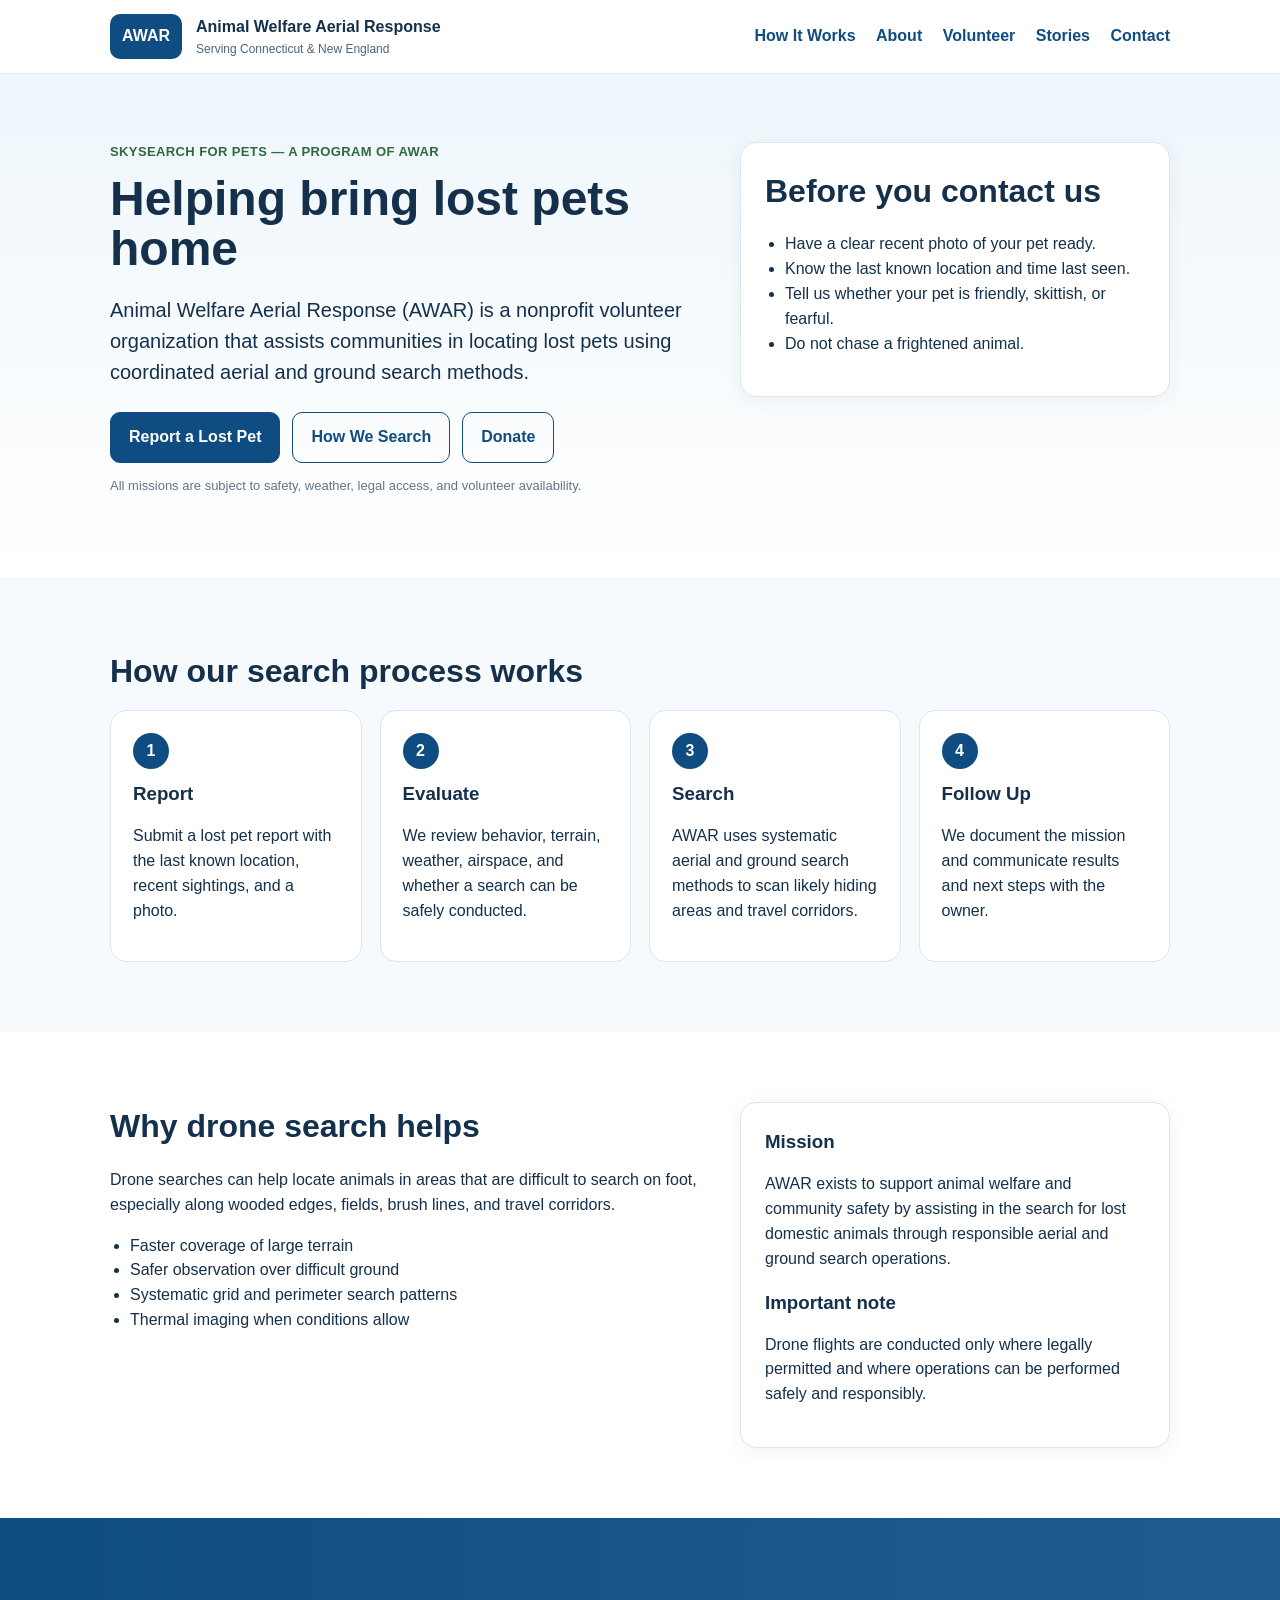
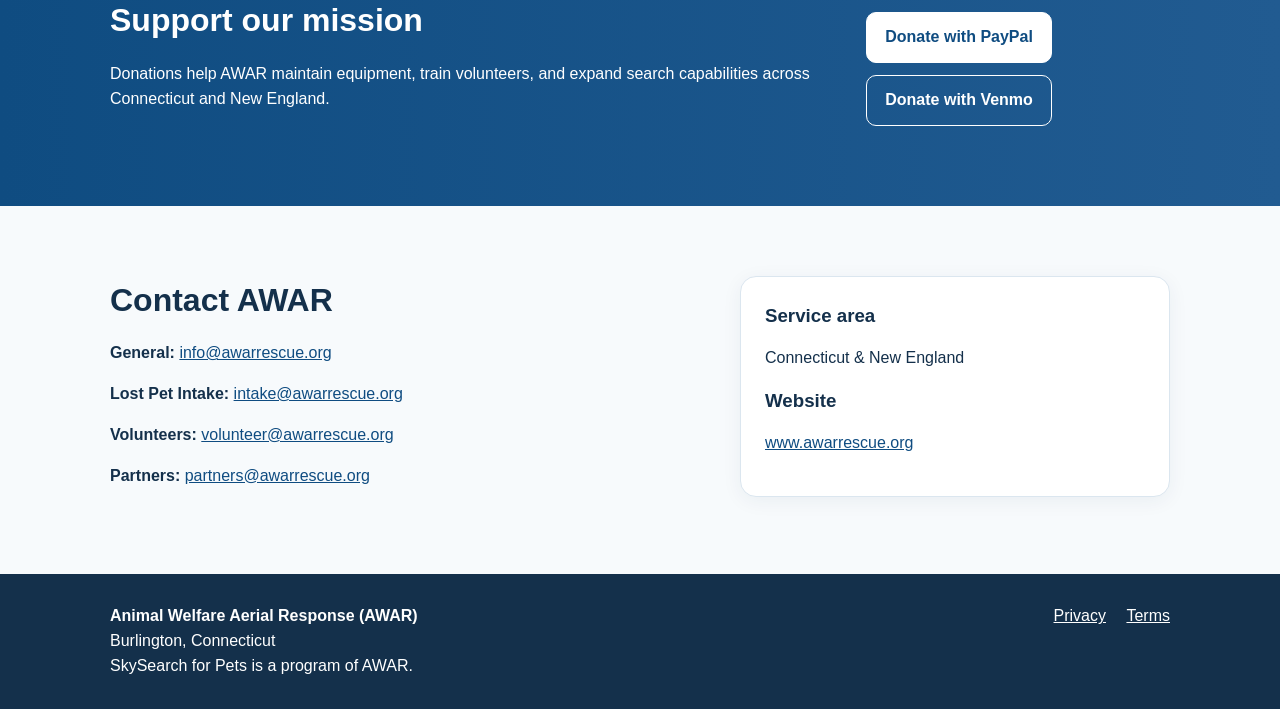
<file: index.html>
<!doctype html>
<html lang="en">
<head>
  <meta charset="utf-8">
  <meta name="viewport" content="width=device-width, initial-scale=1">
  <title>AWAR | Animal Welfare Aerial Response</title>
  <meta name="description" content="Animal Welfare Aerial Response (AWAR) helps locate lost pets using coordinated aerial and ground search techniques across Connecticut and New England.">
  <link rel="stylesheet" href="style.css">
</head>
<body>
  <header class="topbar">
    <div class="container nav">
      <div class="brand">
        <div class="logo">AWAR</div>
        <div>
          <strong>Animal Welfare Aerial Response</strong>
          <div class="subbrand">Serving Connecticut & New England</div>
        </div>
      </div>
      <nav>
        <a href="#how">How It Works</a>
        <a href="#about">About</a>
        <a href="#volunteer">Volunteer</a>
        <a href="#stories">Stories</a>
        <a href="#contact">Contact</a>
      </nav>
    </div>
  </header>

  <section class="hero">
    <div class="container hero-grid">
      <div>
        <div class="eyebrow">SkySearch for Pets — a program of AWAR</div>
        <h1>Helping bring lost pets home</h1>
        <p class="lead">Animal Welfare Aerial Response (AWAR) is a nonprofit volunteer organization that assists communities in locating lost pets using coordinated aerial and ground search methods.</p>
        <div class="cta-row">
          <a class="btn primary" href="https://forms.gle/REPLACE_WITH_INTAKE_FORM">Report a Lost Pet</a>
          <a class="btn" href="#how">How We Search</a>
          <a class="btn" href="https://paypal.me/REPLACE">Donate</a>
        </div>
        <p class="small">All missions are subject to safety, weather, legal access, and volunteer availability.</p>
      </div>
      <div class="card">
        <h2>Before you contact us</h2>
        <ul>
          <li>Have a clear recent photo of your pet ready.</li>
          <li>Know the last known location and time last seen.</li>
          <li>Tell us whether your pet is friendly, skittish, or fearful.</li>
          <li>Do not chase a frightened animal.</li>
        </ul>
      </div>
    </div>
  </section>

  <section id="how" class="section alt">
    <div class="container">
      <h2>How our search process works</h2>
      <div class="steps">
        <div class="step"><span>1</span><h3>Report</h3><p>Submit a lost pet report with the last known location, recent sightings, and a photo.</p></div>
        <div class="step"><span>2</span><h3>Evaluate</h3><p>We review behavior, terrain, weather, airspace, and whether a search can be safely conducted.</p></div>
        <div class="step"><span>3</span><h3>Search</h3><p>AWAR uses systematic aerial and ground search methods to scan likely hiding areas and travel corridors.</p></div>
        <div class="step"><span>4</span><h3>Follow Up</h3><p>We document the mission and communicate results and next steps with the owner.</p></div>
      </div>
    </div>
  </section>

  <section id="about" class="section">
    <div class="container two-col">
      <div>
        <h2>Why drone search helps</h2>
        <p>Drone searches can help locate animals in areas that are difficult to search on foot, especially along wooded edges, fields, brush lines, and travel corridors.</p>
        <ul>
          <li>Faster coverage of large terrain</li>
          <li>Safer observation over difficult ground</li>
          <li>Systematic grid and perimeter search patterns</li>
          <li>Thermal imaging when conditions allow</li>
        </ul>
      </div>
      <div class="card">
        <h3>Mission</h3>
        <p>AWAR exists to support animal welfare and community safety by assisting in the search for lost domestic animals through responsible aerial and ground search operations.</p>
        <h3>Important note</h3>
        <p>Drone flights are conducted only where legally permitted and where operations can be performed safely and responsibly.</p>
      </div>
    </div>
  </section>

  <!--
  <section id="stories" class="section alt">
    <div class="container">
      <h2>Found pets & success stories</h2>
      <div class="stories">
        <article class="story card">
          <h3>Bella — Reunited After 2 Days</h3>
          <p><strong>Location:</strong> Farmington, Connecticut</p>
          <p>A drone search along nearby wooded edges and trail lines helped narrow the area and support Bella’s recovery.</p>
        </article>
        <article class="story card">
          <h3>Milo — Found Close to Home</h3>
          <p><strong>Location:</strong> Burlington, Connecticut</p>
          <p>Using lost-cat behavior analysis, the search focused close to the escape point and likely hiding areas under structures.</p>
        </article>
        <article class="story card">
          <h3>Luna — Located Along a Trail Corridor</h3>
          <p><strong>Location:</strong> Canton, Connecticut</p>
          <p>Search planning focused on a likely travel corridor, allowing volunteers to narrow the area and support recovery.</p>
        </article>
      </div>
      <p class="small">Replace these examples with real AWAR mission stories as cases develop.</p>
    </div>
  </section>
  -->

  <!--
  <section id="volunteer" class="section">
    <div class="container two-col">
      <div>
        <h2>Volunteer with AWAR</h2>
        <p>We welcome volunteers interested in ground search support, community outreach, mission coordination, and drone operations.</p>
        <a class="btn" href="mailto:volunteer@awarrescue.org">Contact Volunteer Team</a>
      </div>
      <div class="card">
        <h3>Volunteer roles</h3>
        <ul>
          <li>Ground search support</li>
          <li>Mission intake and coordination</li>
          <li>Community outreach</li>
          <li>Drone operations (FAA Part 107 required)</li>
        </ul>
      </div>
    </div>
  </section>
  -->

  <section class="section donate">
    <div class="container donate-box">
      <div>
        <h2>Support our mission</h2>
        <p>Donations help AWAR maintain equipment, train volunteers, and expand search capabilities across Connecticut and New England.</p>
      </div>
      <div class="cta-row">
        <a class="btn primary" href="https://paypal.me/REPLACE">Donate with PayPal</a>
        <a class="btn" href="https://venmo.com/REPLACE">Donate with Venmo</a>
      </div>
    </div>
  </section>

  <section id="contact" class="section alt">
    <div class="container two-col">
      <div>
        <h2>Contact AWAR</h2>
        <p><strong>General:</strong> <a href="mailto:info@awarrescue.org">info@awarrescue.org</a></p>
        <p><strong>Lost Pet Intake:</strong> <a href="mailto:intake@awarrescue.org">intake@awarrescue.org</a></p>
        <p><strong>Volunteers:</strong> <a href="mailto:volunteer@awarrescue.org">volunteer@awarrescue.org</a></p>
        <p><strong>Partners:</strong> <a href="mailto:partners@awarrescue.org">partners@awarrescue.org</a></p>
      </div>
      <div class="card">
        <h3>Service area</h3>
        <p>Connecticut & New England</p>
        <h3>Website</h3>
        <p><a href="https://www.awarrescue.org">www.awarrescue.org</a></p>
      </div>
    </div>
  </section>

  <footer class="footer">
    <div class="container footer-grid">
      <div>
        <strong>Animal Welfare Aerial Response (AWAR)</strong>
        <div>Burlington, Connecticut</div>
        <div>SkySearch for Pets is a program of AWAR.</div>
      </div>
      <div class="footer-links">
        <a href="privacy.html">Privacy</a>
        <a href="terms.html">Terms</a>
      </div>
    </div>
  </footer>
</body>
</html>
</file>
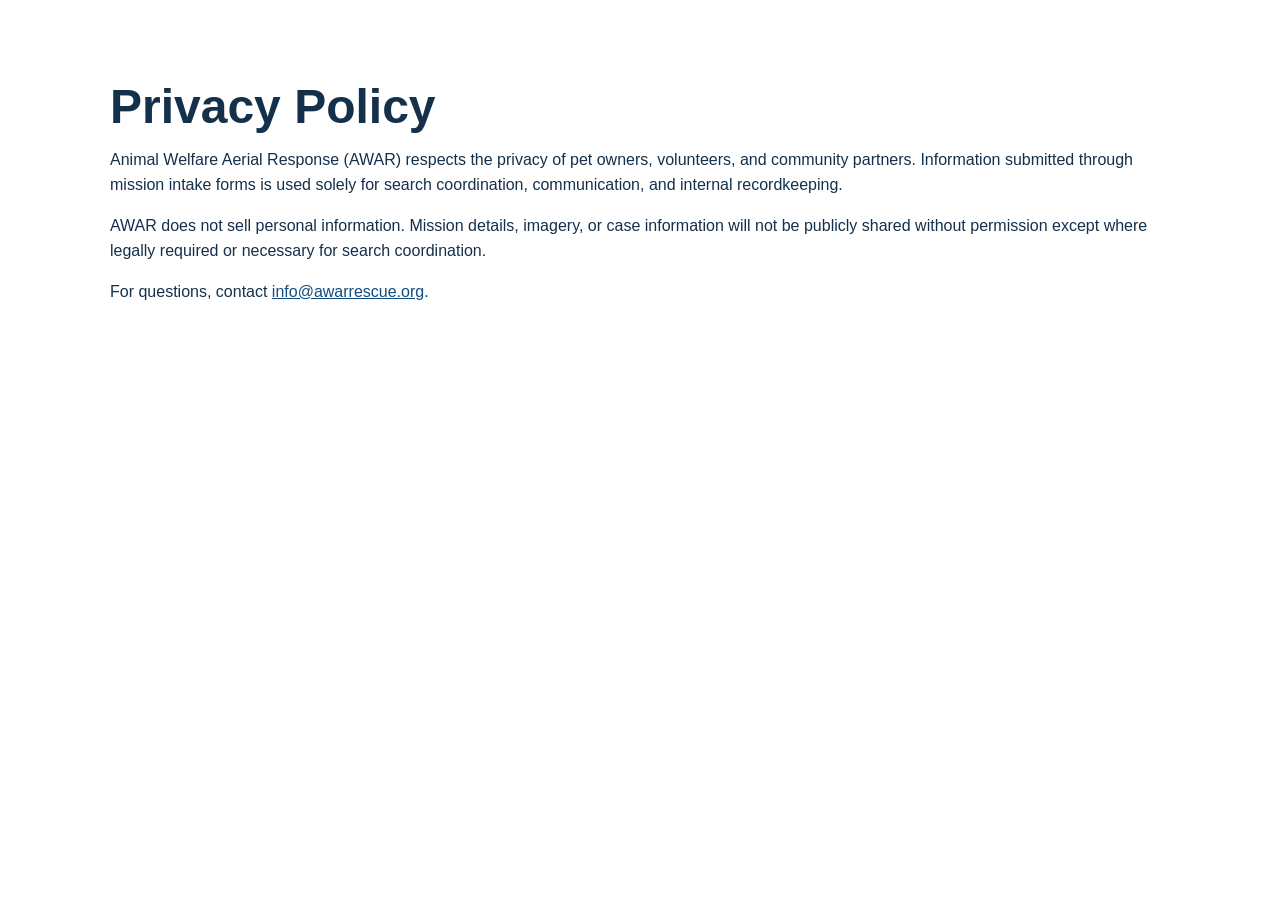
<file: privacy.html>
<!doctype html><html><head><meta charset="utf-8"><meta name="viewport" content="width=device-width, initial-scale=1"><title>Privacy | AWAR</title><link rel="stylesheet" href="style.css"></head><body><section class="section"><div class="container"><h1>Privacy Policy</h1><p>Animal Welfare Aerial Response (AWAR) respects the privacy of pet owners, volunteers, and community partners. Information submitted through mission intake forms is used solely for search coordination, communication, and internal recordkeeping.</p><p>AWAR does not sell personal information. Mission details, imagery, or case information will not be publicly shared without permission except where legally required or necessary for search coordination.</p><p>For questions, contact <a href="mailto:info@awarrescue.org">info@awarrescue.org</a>.</p></div></section></body></html>
</file>
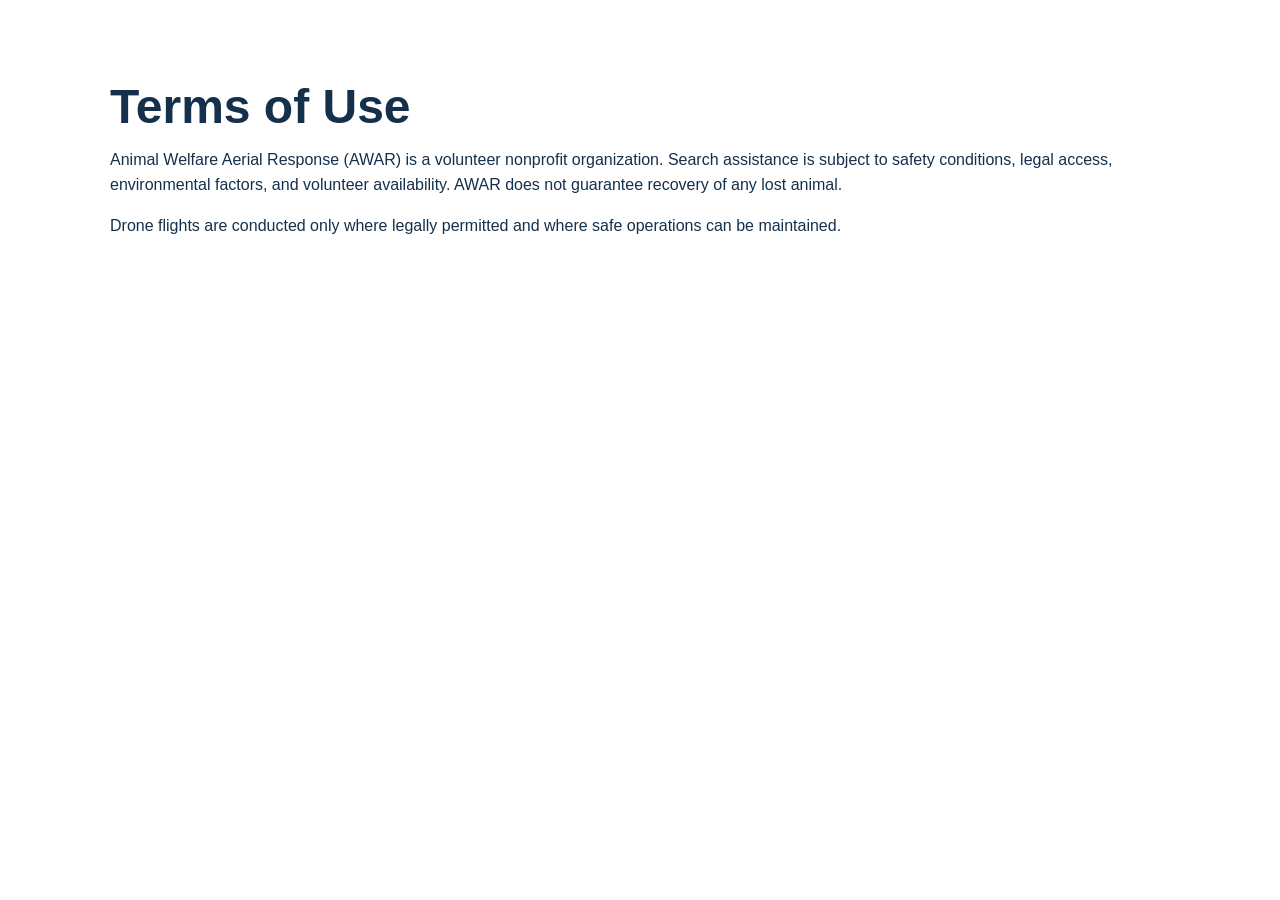
<file: terms.html>
<!doctype html><html><head><meta charset="utf-8"><meta name="viewport" content="width=device-width, initial-scale=1"><title>Terms | AWAR</title><link rel="stylesheet" href="style.css"></head><body><section class="section"><div class="container"><h1>Terms of Use</h1><p>Animal Welfare Aerial Response (AWAR) is a volunteer nonprofit organization. Search assistance is subject to safety conditions, legal access, environmental factors, and volunteer availability. AWAR does not guarantee recovery of any lost animal.</p><p>Drone flights are conducted only where legally permitted and where safe operations can be maintained.</p></div></section></body></html>
</file>
<file: style.css>
*{box-sizing:border-box}body{margin:0;font-family:Arial,Helvetica,sans-serif;color:#14304b;background:#fff;line-height:1.55}
a{color:#0f4c81} .container{max-width:1100px;margin:0 auto;padding:0 20px}
.topbar{border-bottom:1px solid #e6edf3;background:#fff;position:sticky;top:0;z-index:5}
.nav{display:flex;justify-content:space-between;align-items:center;padding:14px 20px;gap:20px}
.brand{display:flex;align-items:center;gap:14px}.logo{background:#0f4c81;color:#fff;font-weight:700;padding:10px 12px;border-radius:10px}
.subbrand{font-size:12px;color:#4b657f} nav a{margin-left:16px;text-decoration:none;font-weight:600}
.hero{background:linear-gradient(180deg,#eef6fb 0%,#ffffff 100%);padding:68px 0}
.hero-grid,.two-col{display:grid;grid-template-columns:1.4fr 1fr;gap:28px;align-items:start}
.eyebrow{font-size:13px;font-weight:700;color:#2f6a3e;text-transform:uppercase;letter-spacing:.03em}
h1{font-size:48px;line-height:1.05;margin:12px 0 16px} h2{font-size:32px;margin:0 0 14px} h3{margin:0 0 10px}
.lead{font-size:20px;max-width:760px}
.cta-row{display:flex;flex-wrap:wrap;gap:12px;margin:24px 0 10px}
.btn{display:inline-block;padding:12px 18px;border:1px solid #0f4c81;border-radius:10px;text-decoration:none;font-weight:700}
.btn.primary{background:#0f4c81;color:#fff}
.small{font-size:13px;color:#60758a}
.section{padding:70px 0}.section.alt{background:#f7fafc}
.card{background:#fff;border:1px solid #dbe6ef;border-radius:16px;padding:24px;box-shadow:0 4px 20px rgba(12,48,81,.06)}
.steps,.stories{display:grid;grid-template-columns:repeat(4,1fr);gap:18px}
.step,.story{background:#fff;border:1px solid #dbe6ef;border-radius:16px;padding:22px}
.step span{display:inline-flex;width:36px;height:36px;border-radius:50%;align-items:center;justify-content:center;background:#0f4c81;color:#fff;font-weight:700;margin-bottom:10px}
.donate{background:linear-gradient(90deg,#0f4c81 0%,#215b91 100%);color:#fff}.donate-box{display:flex;justify-content:space-between;gap:24px;align-items:center}
.donate .btn{border-color:#fff;color:#fff}.donate .btn.primary{background:#fff;color:#0f4c81}
.footer{padding:30px 0;background:#14304b;color:#fff}.footer a{color:#fff}.footer-grid{display:flex;justify-content:space-between;gap:20px;align-items:start}
.footer-links a{margin-left:16px}
ul{padding-left:20px}
@media (max-width:900px){.hero-grid,.two-col,.steps,.stories,.donate-box,.footer-grid{grid-template-columns:1fr;display:grid}.nav{display:block}nav{margin-top:12px}nav a{margin:0 14px 0 0;display:inline-block}h1{font-size:36px}}
</file>
